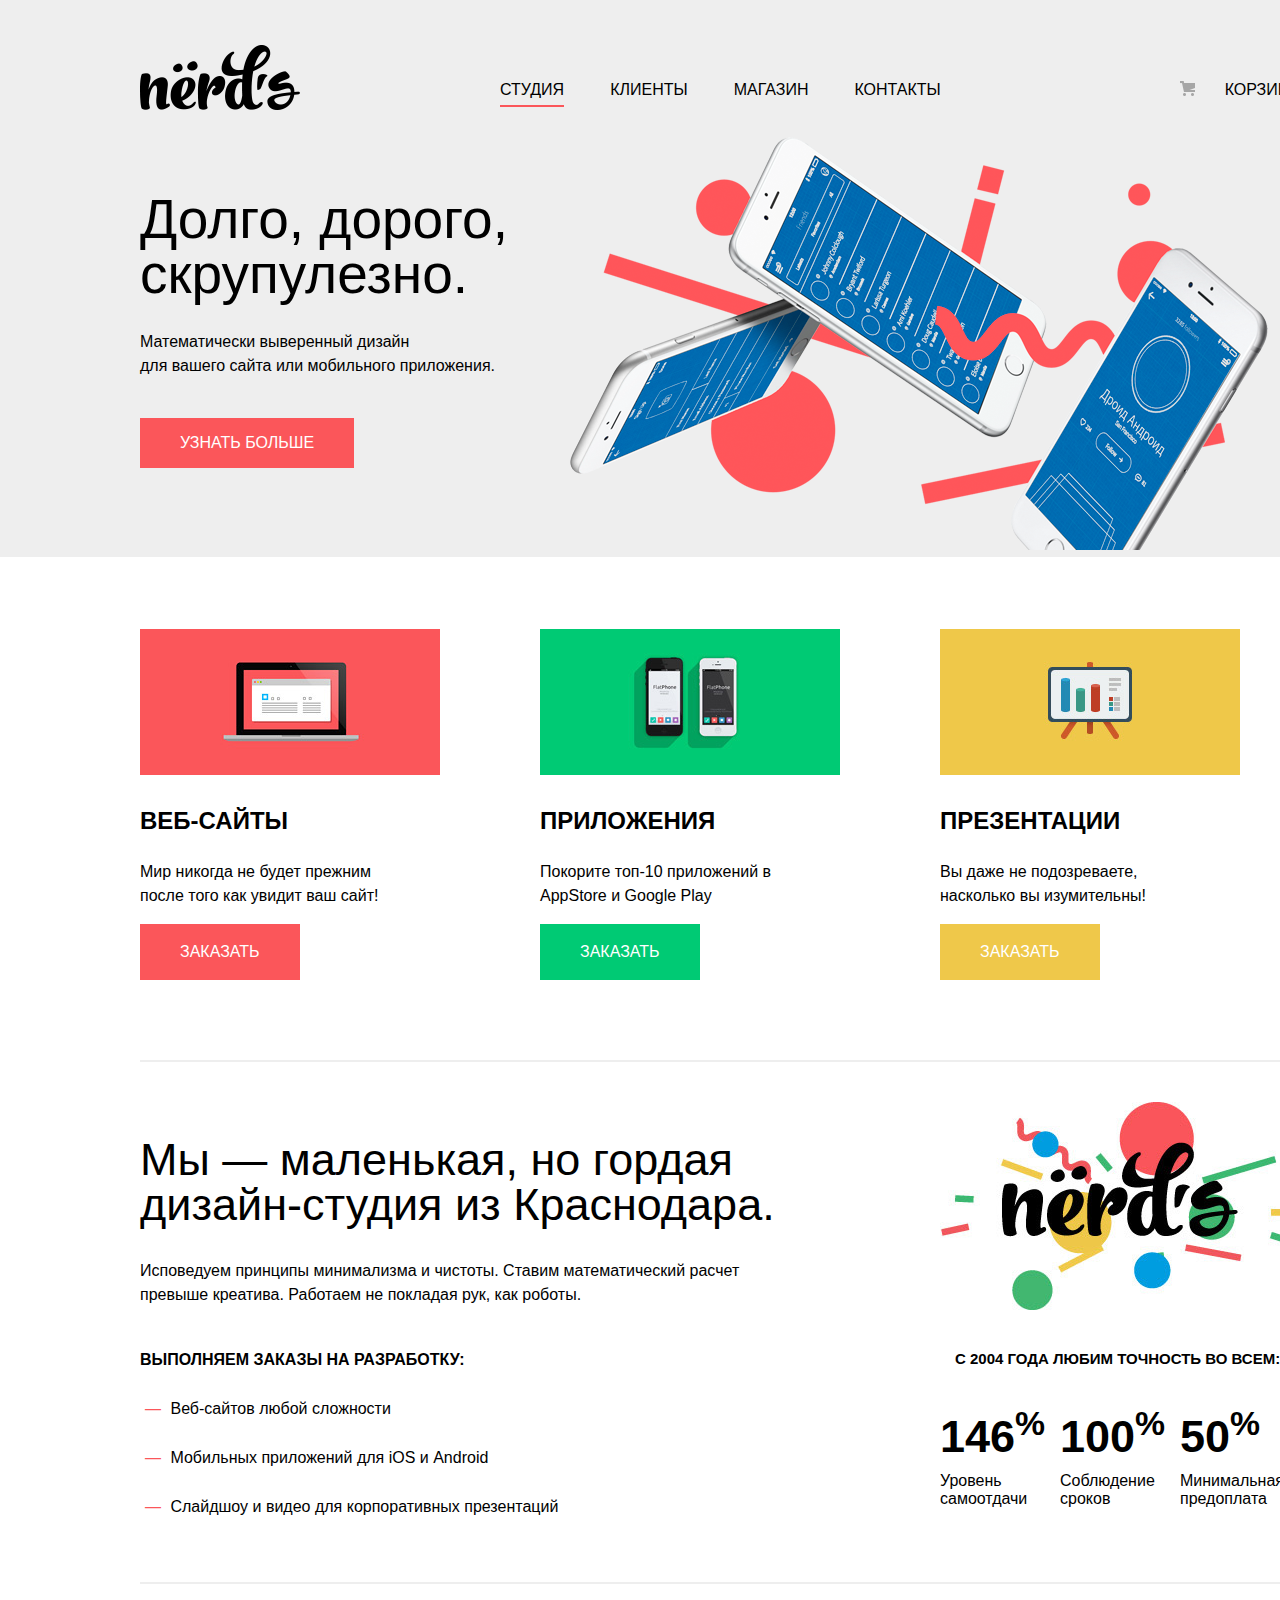
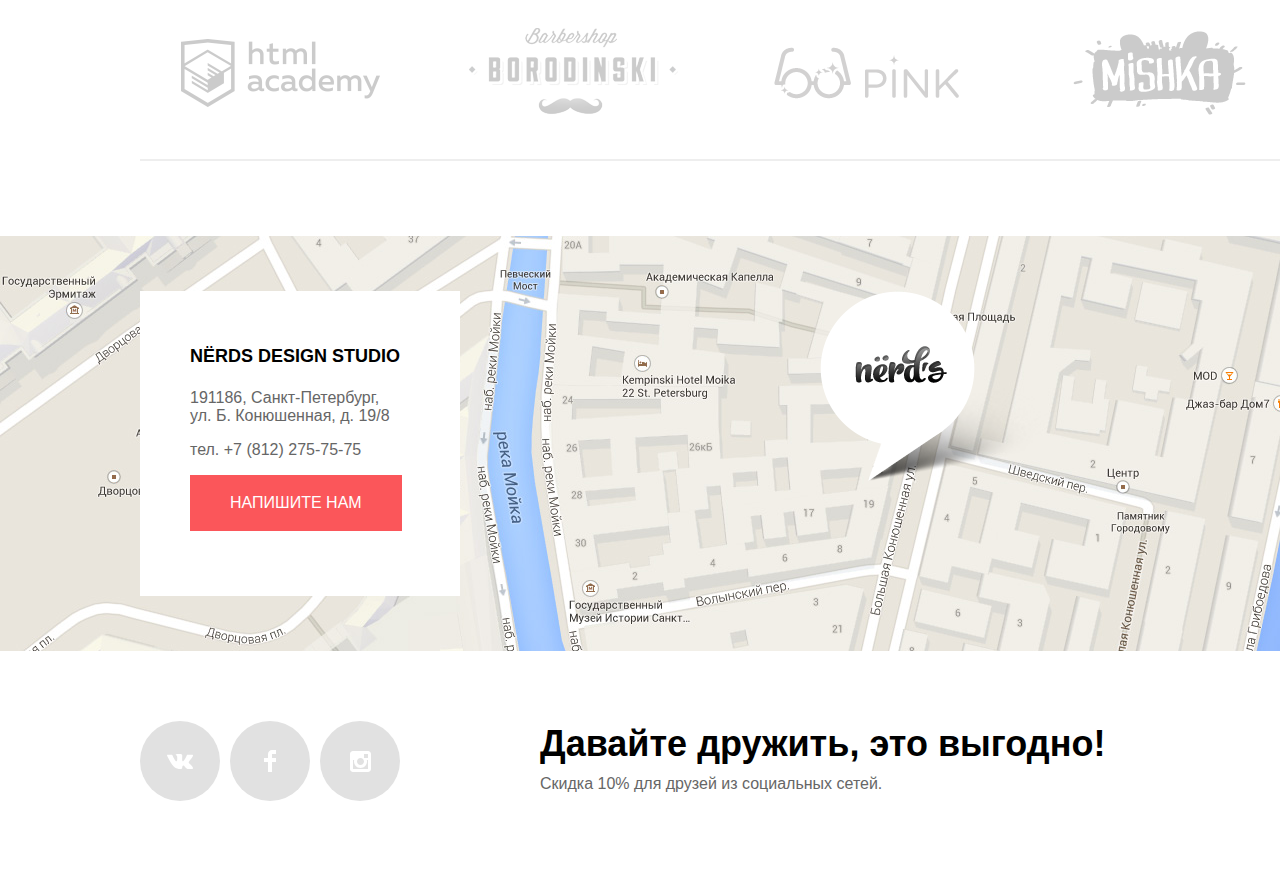
<file: index.html>
<!DOCTYPE html>
<html lang="en">
    <head>
        <meta charset="UTF-8">
        <title>Nerds</title>
        <link href="https://fonts.googleapis.com/css?family=Roboto:400,500,700&amp;subset=cyrillic" rel="stylesheet">
        <link href="css/normalize.css" rel="stylesheet">
        <link href="css/css.css" rel="stylesheet">
        <title>Nerds</title>
       <!--<link href="css/box-shadow.css" rel="stylesheet">-->
    </head>
    <body>
        <header class="main-header studio">
            <nav class="main-navigation">
                <div class="container">
                    <a class="main-header-logo">
                        <img src="img/nerds-logo.png" width="160" height="65" alt ="Логотип Nerds">
                    </a>
                    <ul class="site-navigation">
                        <li><a href="#" class="active-link">Студия</a> </li>
                        <li><a href="#">Клиенты</a> </li>
                        <li><a href="catalog.html">Магазин</a> </li>
                        <li><a href="#">Контакты</a> </li>
                    </ul>
                    <ul class="user-navigation">
                        <li>
                            <a class="cart-link" href="#">Корзина</a>
                        </li>
                    </ul>
                </div>
            </nav>

            <section class="slider">
                <h2 class="visually-hidden">Слайдер</h2>
                <div class="slider-page">
                    <div class="slider-text-block">
                        <p class="slider-losung">Долго, дорого, скрупулезно.</p>
                        <p class="slider-text">
                            Математически выверенный дизайн<br>
                            для вашего сайта или мобильного приложения.
                        </p>
                        <a class="button red-button slider-button" href="#">узнать больше</a>
                    </div>
                    <div class="slider-img img-container">
                        <img src="img/slide-image-1.png" width="698" height="413" alt="Картинка в шапке">
                    </div>

                </div>
            </section>
        </header>

        <main class="container">
            <h1 class="visually-hidden">Nerds</h1>

            <section class="services">
                <!--<h2 class="visually-hidden">Услуги</h2>-->
                <ul class="services-list">
                    <li class="services-item">
                        <img src="img/service-1.jpg" width="300" height="146" alt ="Услуга создания сайта">
                        <h3>Веб-сайты</h3>
                        <p>
                            Мир никогда не будет прежним<br>
                            после того как увидит ваш сайт!
                        </p>
                        <a class="button services-button red-button" href="#">Заказать</a>
                    </li>
                    <li class="services-item">
                        <img src="img/service-2.jpg" width="300" height="146" alt ="Услуга создания прилодения">
                        <h3>Приложения</h3>
                        <p>
                            Покорите топ-10 приложений в<br>
                            AppStore и Google Play
                        </p>
                        <a class="button services-button green-button" href="#">Заказать</a>
                    </li>
                    <li class="services-item">
                        <img src="img/service-3.jpg" width="300" height="146" alt ="Услуга создания презентациями">
                        <h3>Презентации</h3>
                        <p>
                            Вы даже не подозреваете,<br>
                            насколько вы изумительны!
                        </p>
                        <a class="button services-button yellow-button" href="#">Заказать</a>
                    </li>
                </ul>
            </section>

            <div class="hr-block">
                <hr>
            </div>

            <div class="info-block">
                <section class="cut-away">
                    <h2 class="visually-hidden">Визитка</h2>
                    <p class="cut-away-losung">
                        Мы — маленькая, но гордая<br>
                        дизайн-студия из Краснодара.<br>
                    </p>
                    <p class="cut-away-text">
                        Исповедуем принципы минимализма и чистоты. Ставим математический расчет<br>
                        превыше креатива. Работаем не покладая рук, как роботы.
                    </p>
                    <p class="list-legend">Выполняем заказы на разработку:</p>
                    <ul class="cut-away-list">
                        <li class="cut-away-item">Веб-сайтов любой сложности</li>
                        <li class="cut-away-item">Мобильных приложений для iOS и Android</li>
                        <li class="cut-away-item">Слайдшоу и видео для корпоративных презентаций</li>
                    </ul>
                </section>

                <section class="company-statistic">
                   <!-- <h2 class="visually-hidden">Статистика компании</h2>-->
                    <div class="company-statistic-img img-container">
                        <img src="img/nerds-illustration.jpg" width="360" height="208" alt ="Логотип Nerds">
                    </div>

                    <b>с 2004 года Любим точность во всем:</b>
                    <ul class="company-statistic-list">
                        <li class="company-statistic-item">
                            <p class="company-statistic-percent">146<sup>%</sup></p>
                            <p class="company-statistic-text">
                                Уровень<br>
                                самоотдачи
                            </p>
                        </li>
                        <li class="company-statistic-item">
                            <p class="company-statistic-percent">100<sup>%</sup></p>
                            <p class="company-statistic-text">
                                Соблюдение<br>
                                сроков
                            </p>
                        </li>
                        <li class="company-statistic-item">
                            <p class="company-statistic-percent">50<sup>%</sup></p>
                            <p class="company-statistic-text">
                                Минимальная<br>
                                предоплата
                            </p>
                        </li>
                    </ul>
                </section>
            </div>

            <div class="hr-block">
                <hr>
            </div>

            <section class="logotypes">
                <h2 class="visually-hidden">Логотипы партнеров</h2>
                <ul class="logotypes-list">
                    <li class="logotypes-item">
                      <p class="img-container"><img src="img/partner-logo-1.png" width="199" height="68" alt="логотип html academy"></p>
                    </li>
                    <li class="logotypes-item">
                        <p><img src="img/partner-logo-2.png" width="209" height="90" alt="логотип borodinski"></p>
                    </li>
                    <li class="logotypes-item">
                        <p class="img-container"><img src="img/partner-logo-3.png" width="185" height="52" alt="логотип pink"></p>
                    </li>
                    <li class="logotypes-item">
                        <p class="img-container"><img src="img/partner-logo-4.png" width="173" height="84" alt="логотип mishka"></p>
                    </li>
                </ul>
            </section>

            <div class="hr-block">
                <hr>
            </div>
        </main>

        <footer class="main-footer">

            <section class="contact">
                <div class="contact-block">
                    <h2 class="visually-hidden">Контактная информация</h2>
                    <div class ="adress-block">
                        <div class="adress-content">
                            <h3>NЁRDS DESIGN STUDIO</h3>
                            <p>
                                191186, Санкт-Петербург,<br>
                                ул. Б. Конюшенная, д. 19/8
                            <p>
                            <p>тел. +7 (812) 275-75-75</p>
                            <a href="#" class="button red-button contact-buton">Напишите нам</a>
                        </div>
                    </div>
                    <div class="map-block">
                        <img src="img/map-marker.png" width="231" height="190" alt="маркер">
                    </div>
                </div>
            </section>

            <section class="social">
                <h2 class="visually-hidden">Ссылки на сети</h2>
                <ul class="social-list">
                    <li>
                        <a class ="social-button" href="#">
                            <span class="visually-hidden">Вконтакте</span>

                            <svg xmlns="http://www.w3.org/2000/svg" width="26px" height="15px" viewBox="0 0 26 15">
                                <path fill="#FFFFFF" d="M16.138,11.51c0.956-0.309,2.18,2.04,3.483,2.939c0.978,0.681,1.727,0.534,1.727,0.534l3.473-0.05
                                    c0,0,1.815-0.112,0.957-1.554c-0.071-0.12-0.503-1.069-2.585-3.022c-2.177-2.043-1.882-1.712,0.739-5.244
                                    c1.597-2.153,2.236-3.468,2.036-4.028c-0.192-0.539-1.365-0.399-1.365-0.399L20.69,0.713c-0.381,0.001-0.704,0.119-0.851,0.515
                                    c-0.003,0.004-0.621,1.666-1.445,3.079c-1.741,2.989-2.436,3.148-2.724,2.961c-0.661-0.433-0.494-1.737-0.494-2.664
                                    c0-2.897,0.432-4.105-0.846-4.417c-0.427-0.104-0.739-0.172-1.828-0.182c-1.392-0.021-2.574,0-3.244,0.329
                                    c-0.445,0.223-0.786,0.712-0.579,0.74c0.26,0.035,0.843,0.16,1.155,0.586c0.401,0.552,0.389,1.789,0.389,1.789
                                    s0.229,3.411-0.54,3.834c-0.528,0.29-1.25-0.302-2.803-3.016C6.087,2.879,5.488,1.345,5.488,1.345S5.372,1.06,5.162,0.904
                                    C4.912,0.719,4.562,0.66,4.562,0.66L0.848,0.684c0,0-0.558,0.016-0.763,0.262C-0.097,1.164,0.07,1.614,0.07,1.614
                                    s2.909,6.881,6.203,10.347c3.02,3.182,6.452,2.971,6.452,2.971h1.555c0,0,0.469-0.054,0.709-0.312
                                    c0.224-0.24,0.214-0.691,0.214-0.691S15.172,11.82,16.138,11.51z"/>
                            </svg>
                        </a>
                    </li>
                    <li>
                        <a class ="social-button" href="#">
                            <span class="visually-hidden">Фейсбук</span>
                            <svg version="1.1" id="Layer_2" xmlns="http://www.w3.org/2000/svg" width="12px" height="22px" viewBox="0 0 12 22">
                                <path fill="#FFFFFF" d="M12,4V0H8C5.791,0,4,1.791,4,4v4H0v4h4v10h4V12h4V8H8V4H12z"/>
                            </svg>
                        </a>
                    </li>
                    <li>
                        <a class ="social-button" href="#">
                            <span class="visually-hidden">Инстаграм</span>
                            <svg xmlns="http://www.w3.org/2000/svg"  width="21px" height="21px" viewBox="0 0 21 21">
                                <path fill="#FFFFFF" d="M18,0H3C1.35,0,0,1.35,0,3v15c0,1.65,1.35,3,3,3h15c1.65,0,3-1.35,3-3V3C21,1.35,19.65,0,18,0z M10.5,7
                                    c1.93,0,3.5,1.57,3.5,3.5S12.43,14,10.5,14S7,12.43,7,10.5S8.57,7,10.5,7z M18,18H3V9h1.181C4.067,9.482,4,9.983,4,10.5
                                    c0,3.59,2.91,6.5,6.5,6.5s6.5-2.91,6.5-6.5c0-0.517-0.066-1.018-0.181-1.5H18V18z M18,7h-4V3h4V7z"/>
                            </svg>
                        </a>
                    </li>
                </ul>
                <div class="footer-text">
                    <b>Давайте дружить, это выгодно!</b>
                    <p>Скидка 10% для друзей из социальных сетей.</p>
                </div>
            </section>
        </footer>

    </body>
</html>
</file>
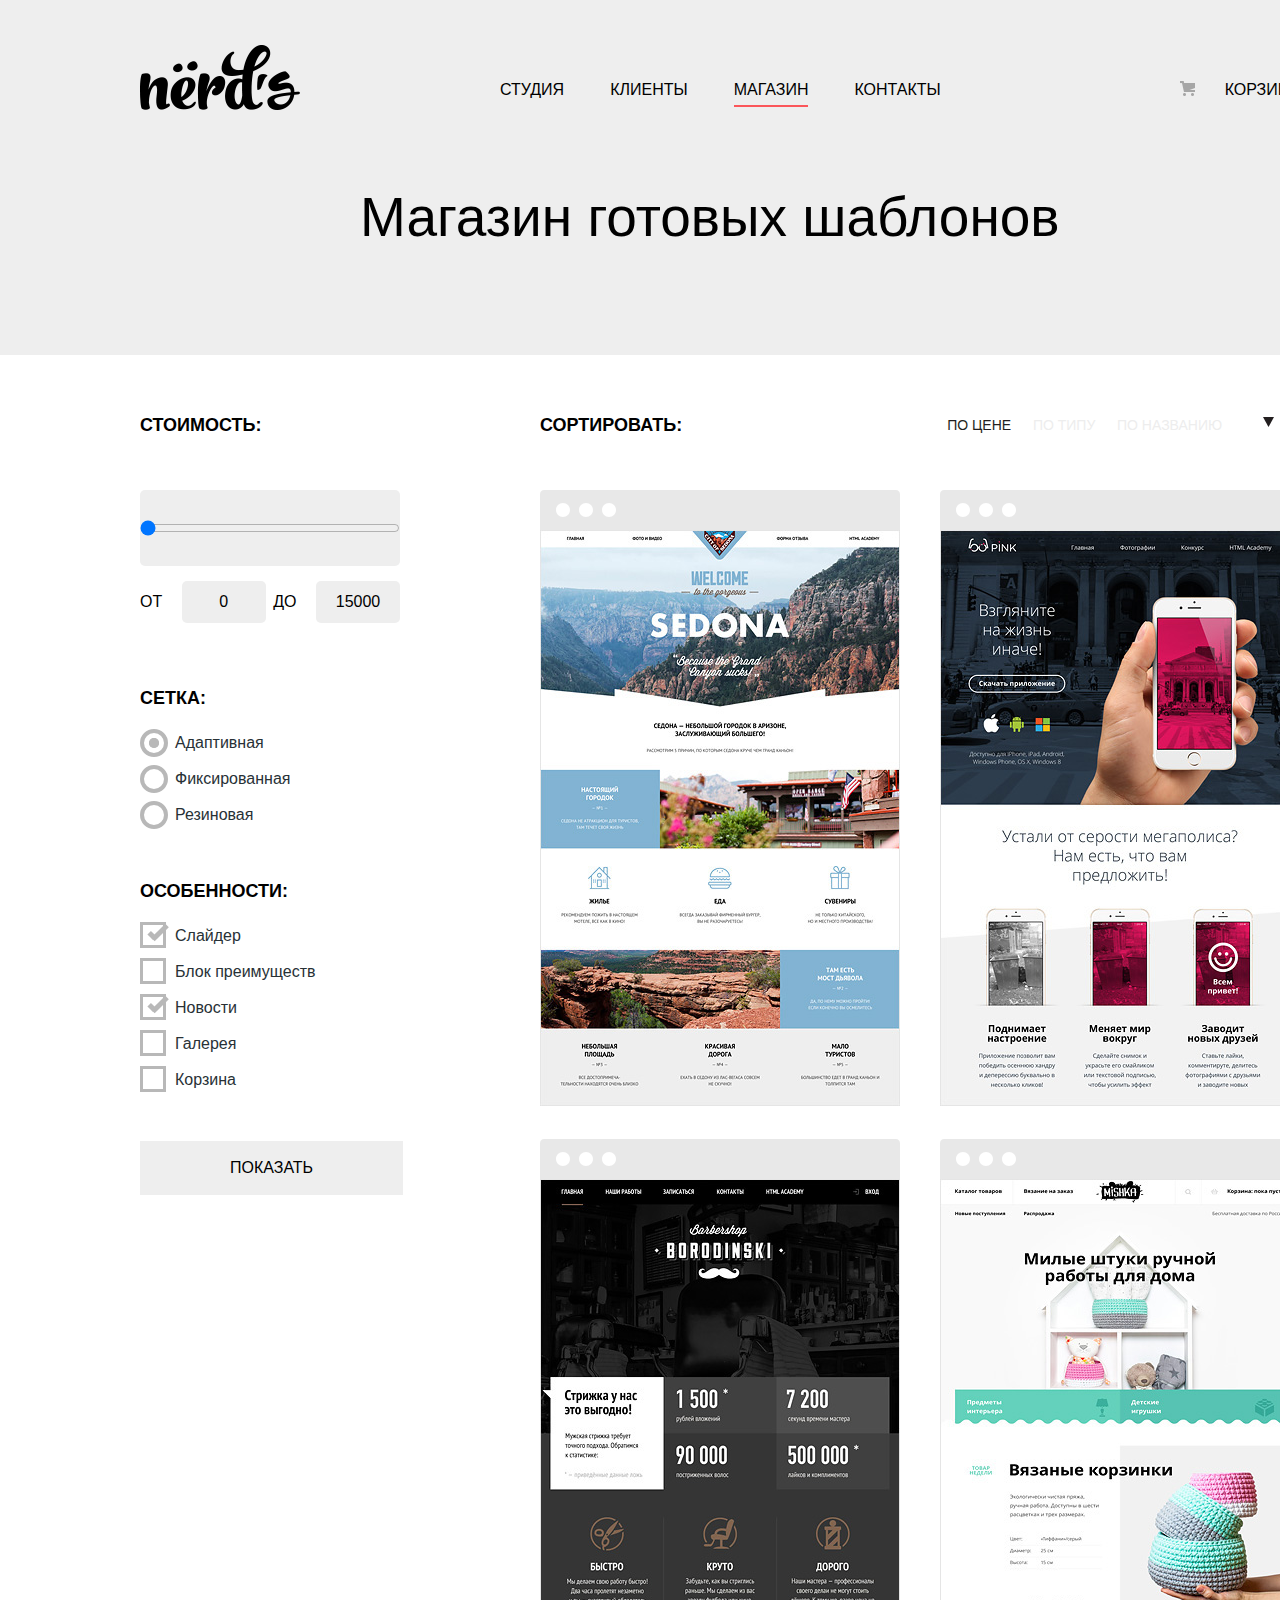
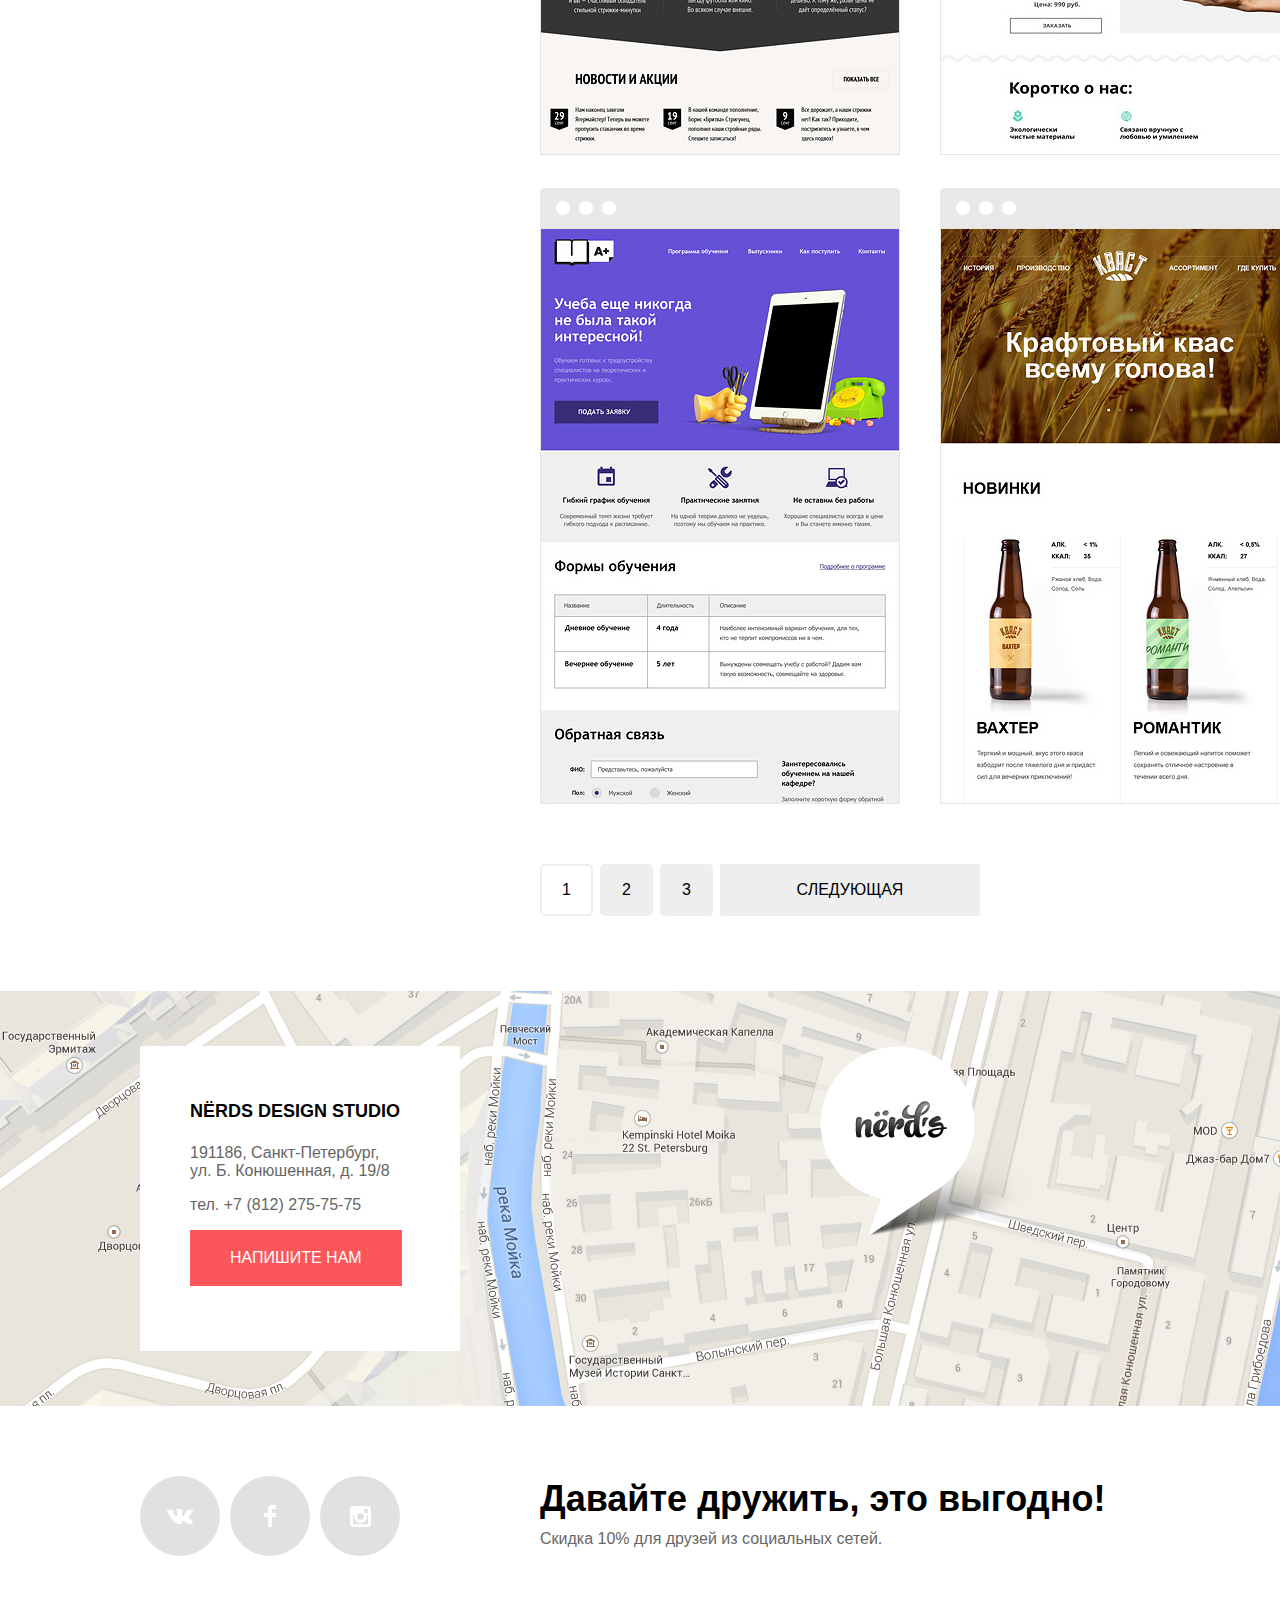
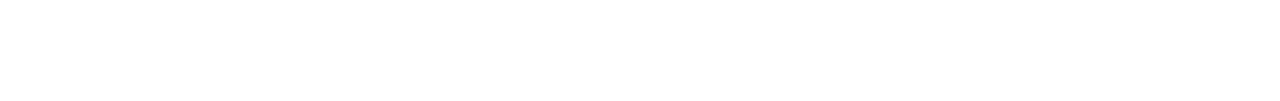
<file: catalog.html>
<!DOCTYPE html>
<html lang="en">
<head>
    <meta charset="UTF-8">
    <title>catalog</title>
    <link href="https://fonts.googleapis.com/css?family=Roboto:400,500,700&amp;subset=cyrillic" rel="stylesheet">
    <link href="css/normalize.css" rel="stylesheet">
    <link href="css/css.css" rel="stylesheet">
    <link href="css/catalog.css" rel="stylesheet">
    <title>Catalog</title>
</head>
    <body class="page-2">
        <header class="main-header">
            <nav class="main-navigation">
                <div class="container">
                    <a class="main-header-logo">
                        <img src="img/nerds-logo.png" width="160" height="65" alt ="Логотип Nerds">
                    </a>
                    <ul class="site-navigation">
                        <li><a href="index.html" >Студия</a> </li>
                        <li><a href="#">Клиенты</a> </li>
                        <li><a href="catalog.html" class="active-link">Магазин</a> </li>
                        <li><a href="#">Контакты</a> </li>
                    </ul>
                    <ul class="user-navigation">
                        <li>
                            <a class="cart-link" href="#">Корзина</a>
                        </li>
                    </ul>
                </div>
            </nav>

            <section class="second-header">
                <h2>Магазин готовых шаблонов</h2>
            </section>
        </header>

        <main class="container content">
            <h1 class="visually-hidden">Nerds</h1>

            <div class="filters-block">
                <section class="filters">
                <h2 class="visually-hidden">Фильтр товаров</h2>
                <form class="filters-form" action="#" method="get">
                    <fieldset class="fieldset-cost">
                        <legend>стоимость:</legend>
                        <div class = "filters-range-block">
                            <label  for="filters-range" class="visually-hidden" >стоимость</label>
                            <input id="filters-range" class="filters-range" type="range" name="cost" min="0" max="15000" value="0">
                        </div>

                        <div class="diapazon">
                            <p class="lower-cost">
                                <label class="filters-label" for="lower-cost">от</label>
                                <input class="filters-cost" id="lower-cost" type="text" name="lower-cost" value="0">
                            </p>
                           <p class="upper-cost">
                               <label class="filters-label" for="upper-cost">до</label>
                               <input class="filters-cost" id="upper-cost" type="text" name="upper-cost" value="15000">
                           </p>
                        </div>
                    </fieldset>

                    <fieldset class="fieldset-net">
                        <legend>сетка:</legend>
                        <ul class="filters-list">
                            <li class="filters-options">
                                <label class="filters-radio">
                                    <input class="visually-hidden filters-input filters-input-radio" type="radio" checked="checked" name="filters-net">
                                    <span class="radio-indicator"></span>
                                    Адаптивная
                                </label>
                            </li>
                            <li class="filters-options">
                                <label class="filters-radio">
                                <input class="visually-hidden filters-input filters-input-radio" type="radio" name="filters-net">
                                    <span class="radio-indicator"></span>
                                Фиксированная
                                </label>
                            </li>
                            <li class="filters-options">
                                <label class="filters-radio">
                                    <input class="visually-hidden filters-input filters-input-radio" type="radio" name="filters-net">
                                    <span class="radio-indicator"></span>
                                    Резиновая
                                </label>
                            </li>
                        </ul>
                    </fieldset>

                    <fieldset class="fieldset-options">
                        <legend>особенности:</legend>
                        <ul class="filters-list">
                            <li class="filters-options">
                                <label class="filters-checkbox">
                                    <input id="slaidr" class="visually-hidden filters-input filters-input-checkboxes" type="checkbox" name="filters-characters" checked="checked">
                                    <span class="checkbox-indicator"></span>
                                    Слайдер
                                </label>
                            </li>
                            <li class="filters-options">
                                <label class="filters-checkbox">
                                    <input id="advantage" class="visually-hidden filters-input filters-input-checkboxes" type="checkbox" name="filters-characters">
                                    <span class="checkbox-indicator"></span>
                                    Блок преимуществ
                                </label>
                            </li>
                            <li class="filters-options">
                                <label class="filters-checkbox">
                                    <input id="news" class="visually-hidden filters-input filters-input-checkboxes" type="checkbox" name="filters-characters" checked="checked">
                                    <span class="checkbox-indicator"></span>
                                     Новости
                                </label>
                            </li>
                            <li class="filters-options">
                                <label class="filters-checkbox">
                                    <input id="gallery" class="visually-hidden filters-input filters-input-checkboxes" type="checkbox" name="filters-characters">
                                    <span class="checkbox-indicator"></span>
                                    Галерея
                                </label>
                            </li>
                            <li class="filters-options">
                                <label class="filters-checkbox">
                                    <input id="cart" class="visually-hidden filters-input filters-input-checkboxes" type="checkbox" name="filters-characters">
                                    <span class="checkbox-indicator"></span>
                                    Корзина
                                </label>
                            </li>
                        </ul>
                    </fieldset>
                    <button class="button button-gray" type="button">показать</button>
                </form>
            </section>
            </div>
            <div class="content-block">
                <section class="sort">
                    <h2>Сортировать:</h2>
                    <ul class="sort-list">
                        <li class="sort-item "><p><a href="#" class="sort-link active-sort">По цене</a></p></li>
                        <li class="sort-item"><a href="#" class="sort-link">По типу</a></li>
                        <li class="sort-item"><a href="#" class="sort-link">По названию</a></li>

                    </ul>
                    <ul class="sort-indicator">
                        <li class="sort-down" >
                            <a href="#" class="active-indicator">
                                <svg version="1.1" id="Layer_1" xmlns="http://www.w3.org/2000/svg"
                                     width="11px" height="10px" viewBox="0 0 11 10" enable-background="new 0 0 11 10" xml:space="preserve">
                                    <polyline fill="#231F20" points="5.5,10 0,0 11,0 "/>
                                </svg>
                            </a>
                        </li>
                        <li class="sort-up">
                            <a href="#" >
                            <svg version="1.1" id="Layer_1" xmlns="http://www.w3.org/2000/svg"
                                 width="11px" height="10px" viewBox="0 0 11 10" enable-background="new 0 0 11 10" xml:space="preserve">
                                    <polygon fill="#231F20" points="5.5,0 0,10 11,10 "/>
                                </svg>
                            </a>
                        </li>
                    </ul>
                </section>

                <section class="catalog">
                    <h2 class="visually-hidden">каталог товаров</h2>
                    <ul class="catalog-list">
                        <li class="catalog-item">
                            <div class="item-header">
                                <svg version="1.1" id="Layer_1" xmlns="http://www.w3.org/2000/svg"
                                     width="360px" height="40px" viewBox="0 0 360 40">
                                    <path fill="#4D4D4D" d="M356,0H4C1.8,0,0,1.8,0,4v16v20h360V4C360,1.8,358.2,0,356,0z M22.991,27c-3.866,0-7-3.134-7-7s3.134-7,7-7
                                    s7,3.134,7,7S26.857,27,22.991,27z M46.002,27c-3.866,0-7-3.134-7-7s3.134-7,7-7s7,3.134,7,7S49.868,27,46.002,27z M69.013,27
                                    c-3.866,0-7-3.134-7-7s3.134-7,7-7s7,3.134,7,7S72.879,27,69.013,27z"/>
                                </svg>
                            </div>

                            <div class="item-img">
                                <img src="img/product-1.jpg" width="360" height="576" alt="sedona">
                                <div class="product-info-block">
                                    <h3>sedona</h3>
                                    <p>
                                        Информационный сайт<br>
                                        для туристов
                                    </p>
                                    <a class="button buy-button" href="#">9 900 руб</a>
                                </div>
                            </div>

                        </li>
                        <li class="catalog-item">

                            <div class="item-header">
                                <svg version="1.1" id="Layer_1" xmlns="http://www.w3.org/2000/svg"
                                     width="360px" height="40px" viewBox="0 0 360 40">
                                    <path fill="#4D4D4D" d="M356,0H4C1.8,0,0,1.8,0,4v16v20h360V4C360,1.8,358.2,0,356,0z M22.991,27c-3.866,0-7-3.134-7-7s3.134-7,7-7
                                    s7,3.134,7,7S26.857,27,22.991,27z M46.002,27c-3.866,0-7-3.134-7-7s3.134-7,7-7s7,3.134,7,7S49.868,27,46.002,27z M69.013,27
                                    c-3.866,0-7-3.134-7-7s3.134-7,7-7s7,3.134,7,7S72.879,27,69.013,27z"/>
                                </svg>
                            </div>

                            <div class="item-img">
                                <img src="img/product-2.jpg" width="360" height="576" alt="pink app">
                                <div class="product-info-block">
                                    <h3>pink app</h3>
                                    <p>
                                        Продуктовый лендинг<br>
                                        приложения для iOS и Android
                                    </p>
                                    <a class="button buy-button" href="#">9 900 руб</a>
                                </div>
                            </div>

                        </li>
                        <li class="catalog-item">
                            <div class="item-header">
                                <svg version="1.1" id="Layer_1" xmlns="http://www.w3.org/2000/svg"
                                     width="360px" height="40px" viewBox="0 0 360 40">
                                    <path fill="#4D4D4D" d="M356,0H4C1.8,0,0,1.8,0,4v16v20h360V4C360,1.8,358.2,0,356,0z M22.991,27c-3.866,0-7-3.134-7-7s3.134-7,7-7
                                    s7,3.134,7,7S26.857,27,22.991,27z M46.002,27c-3.866,0-7-3.134-7-7s3.134-7,7-7s7,3.134,7,7S49.868,27,46.002,27z M69.013,27
                                    c-3.866,0-7-3.134-7-7s3.134-7,7-7s7,3.134,7,7S72.879,27,69.013,27z"/>
                                </svg>
                            </div>

                            <div class="item-img">
                                <img src="img/product-3.jpg" width="360" height="576" alt="barbershop hover">
                                <div class="product-info-block">
                                    <h3>barbershop</h3>
                                    <p>
                                        Сайт салоны красоты.<br>
                                        Для мужчин, да.
                                    </p>
                                    <a class="button buy-button" href="#">9 900 руб</a>
                                </div>
                            </div>
                        </li>
                        <li class="catalog-item">
                            <div class="item-header">
                                <svg version="1.1" id="Layer_1" xmlns="http://www.w3.org/2000/svg"
                                     width="360px" height="40px" viewBox="0 0 360 40">
                                    <path fill="#4D4D4D" d="M356,0H4C1.8,0,0,1.8,0,4v16v20h360V4C360,1.8,358.2,0,356,0z M22.991,27c-3.866,0-7-3.134-7-7s3.134-7,7-7
                                    s7,3.134,7,7S26.857,27,22.991,27z M46.002,27c-3.866,0-7-3.134-7-7s3.134-7,7-7s7,3.134,7,7S49.868,27,46.002,27z M69.013,27
                                    c-3.866,0-7-3.134-7-7s3.134-7,7-7s7,3.134,7,7S72.879,27,69.013,27z"/>
                                </svg>
                            </div>

                            <div class="item-img">
                                <img src="img/product-4.jpg" width="360" height="576" alt="miska hover">
                                <div class="product-info-block">
                                    <h3>miska</h3>
                                    <p>
                                        Интернет-магазин<br>
                                        вязаных игрушек
                                    </p>
                                    <a class="button buy-button" href="#">9 900 руб</a>
                                </div>
                            </div>
                        </li>
                        <li class="catalog-item">
                            <div class="item-header">
                                <svg version="1.1" id="Layer_1" xmlns="http://www.w3.org/2000/svg"
                                     width="360px" height="40px" viewBox="0 0 360 40">
                                    <path fill="#4D4D4D" d="M356,0H4C1.8,0,0,1.8,0,4v16v20h360V4C360,1.8,358.2,0,356,0z M22.991,27c-3.866,0-7-3.134-7-7s3.134-7,7-7
                                    s7,3.134,7,7S26.857,27,22.991,27z M46.002,27c-3.866,0-7-3.134-7-7s3.134-7,7-7s7,3.134,7,7S49.868,27,46.002,27z M69.013,27
                                    c-3.866,0-7-3.134-7-7s3.134-7,7-7s7,3.134,7,7S72.879,27,69.013,27z"/>
                                </svg>
                            </div>

                            <div class="item-img">
                                <img src="img/product-5.jpg" width="360" height="576" alt="a plus hover">
                                <div class="product-info-block">
                                    <h3>a plus</h3>
                                    <p>
                                        Лендинг курсов повышения<br>
                                        квалификации
                                    </p>
                                    <a class="button buy-button" href="#">9 900 руб</a>
                                </div>
                            </div>
                        </li>
                        <li class="catalog-item">
                            <div class="item-header">
                                <svg version="1.1" id="Layer_1" xmlns="http://www.w3.org/2000/svg"
                                     width="360px" height="40px" viewBox="0 0 360 40">
                                    <path fill="#4D4D4D" d="M356,0H4C1.8,0,0,1.8,0,4v16v20h360V4C360,1.8,358.2,0,356,0z M22.991,27c-3.866,0-7-3.134-7-7s3.134-7,7-7
                                    s7,3.134,7,7S26.857,27,22.991,27z M46.002,27c-3.866,0-7-3.134-7-7s3.134-7,7-7s7,3.134,7,7S49.868,27,46.002,27z M69.013,27
                                    c-3.866,0-7-3.134-7-7s3.134-7,7-7s7,3.134,7,7S72.879,27,69.013,27z"/>
                                </svg>
                            </div>

                            <div class="item-img">
                                <img src="img/product-6.jpg" width="360" height="576" alt="kvast hover">
                                <div class="product-info-block">
                                    <h3>кваст</h3>
                                    <p>
                                        Промо-сайт производителя<br>
                                        крафтового кваса
                                    </p>
                                    <a class="button buy-button" href="#">9 900 руб</a>

                                </div>
                            </div>
                        </li>
                    </ul>

                    <ul class="pagination-list">
                        <li class="pagination-item active-page">
                            <a href="#">1</a>
                        </li>
                        <li class="pagination-item">
                            <a href="#">2</a>
                        </li>
                        <li class="pagination-item">
                            <a href="#">3</a>
                        </li>
                        <li class="pagination-item button-next">
                            <a href="#">Следующая</a>
                        </li>
                    </ul>
                </section>
            </div>


        </main>

        <footer class="main-footer">

            <section class="contact">
                <div class="contact-block">
                    <h2 class="visually-hidden">Контактная информация</h2>
                    <div class ="adress-block">
                        <div class="adress-content">
                            <h3>NЁRDS DESIGN STUDIO</h3>
                            <p>
                                191186, Санкт-Петербург,<br>
                                ул. Б. Конюшенная, д. 19/8
                            <p>
                            <p>тел. +7 (812) 275-75-75</p>
                            <a href="#" class="button red-button contact-button">Напишите нам</a>
                        </div>
                    </div>
                    <div class="map-block">
                        <img src="img/map-marker.png" width="231" height="190" alt="маркер">
                    </div>
                </div>
            </section>

            <section class="social">
                <h2 class="visually-hidden">Ссылки на сети</h2>
                <ul class="social-list">
                    <li>
                        <a class ="social-button" href="#">
                            <span class="visually-hidden">Вконтакте</span>

                            <svg xmlns="http://www.w3.org/2000/svg" width="26px" height="15px" viewBox="0 0 26 15">
                                <path fill="#FFFFFF" d="M16.138,11.51c0.956-0.309,2.18,2.04,3.483,2.939c0.978,0.681,1.727,0.534,1.727,0.534l3.473-0.05
                                    c0,0,1.815-0.112,0.957-1.554c-0.071-0.12-0.503-1.069-2.585-3.022c-2.177-2.043-1.882-1.712,0.739-5.244
                                    c1.597-2.153,2.236-3.468,2.036-4.028c-0.192-0.539-1.365-0.399-1.365-0.399L20.69,0.713c-0.381,0.001-0.704,0.119-0.851,0.515
                                    c-0.003,0.004-0.621,1.666-1.445,3.079c-1.741,2.989-2.436,3.148-2.724,2.961c-0.661-0.433-0.494-1.737-0.494-2.664
                                    c0-2.897,0.432-4.105-0.846-4.417c-0.427-0.104-0.739-0.172-1.828-0.182c-1.392-0.021-2.574,0-3.244,0.329
                                    c-0.445,0.223-0.786,0.712-0.579,0.74c0.26,0.035,0.843,0.16,1.155,0.586c0.401,0.552,0.389,1.789,0.389,1.789
                                    s0.229,3.411-0.54,3.834c-0.528,0.29-1.25-0.302-2.803-3.016C6.087,2.879,5.488,1.345,5.488,1.345S5.372,1.06,5.162,0.904
                                    C4.912,0.719,4.562,0.66,4.562,0.66L0.848,0.684c0,0-0.558,0.016-0.763,0.262C-0.097,1.164,0.07,1.614,0.07,1.614
                                    s2.909,6.881,6.203,10.347c3.02,3.182,6.452,2.971,6.452,2.971h1.555c0,0,0.469-0.054,0.709-0.312
                                    c0.224-0.24,0.214-0.691,0.214-0.691S15.172,11.82,16.138,11.51z"/>
                            </svg>
                        </a>
                    </li>
                    <li>
                        <a class ="social-button" href="#">
                            <span class="visually-hidden">Фейсбук</span>
                            <svg version="1.1" id="Layer_2" xmlns="http://www.w3.org/2000/svg" width="12px" height="22px" viewBox="0 0 12 22">
                                <path fill="#FFFFFF" d="M12,4V0H8C5.791,0,4,1.791,4,4v4H0v4h4v10h4V12h4V8H8V4H12z"/>
                            </svg>
                        </a>
                    </li>
                    <li>
                        <a class ="social-button" href="#">
                            <span class="visually-hidden">Инстаграм</span>
                            <svg xmlns="http://www.w3.org/2000/svg"  width="21px" height="21px" viewBox="0 0 21 21">
                                <path fill="#FFFFFF" d="M18,0H3C1.35,0,0,1.35,0,3v15c0,1.65,1.35,3,3,3h15c1.65,0,3-1.35,3-3V3C21,1.35,19.65,0,18,0z M10.5,7
                                    c1.93,0,3.5,1.57,3.5,3.5S12.43,14,10.5,14S7,12.43,7,10.5S8.57,7,10.5,7z M18,18H3V9h1.181C4.067,9.482,4,9.983,4,10.5
                                    c0,3.59,2.91,6.5,6.5,6.5s6.5-2.91,6.5-6.5c0-0.517-0.066-1.018-0.181-1.5H18V18z M18,7h-4V3h4V7z"/>
                            </svg>
                        </a>
                    </li>
                </ul>
                <div class="footer-text">
                    <b>Давайте дружить, это выгодно!</b>
                    <p>Скидка 10% для друзей из социальных сетей.</p>
                </div>
            </section>
        </footer>

        <section class="modal modal-write-form">
            <div class="text-section">
                <button class="modal-close" type="button">Закрыть</button>
                <h2>Напишите нам</h2>
                <form class="write-form" action="#" method="post">
                    <p class="writer-name">
                        <label>Ваше имя:</label>
                        <input class="writer-input-small" type="text" name="name" value="" placeholder="Имя Фамилия">
                    </p>
                    <p class ="writer-email">
                        <label> Ваш e-mail:</label>
                        <input class="writer-input-small" type="text" name="email" value="" placeholder="email@example.com">

                    </p>
                    <p class="writer-text">
                        <label>Текст письма:</label>
                        <input class="writer-input-big" type="text" name="write-text" value="" placeholder="В свободной форме">
                    </p>
                    <button class="button" type="submit">Отправить</button>
                </form>
            </div>
        </section>

        <script src="js/write-form.js"></script>
        <script src="js/range.js"></script>
    </body>
</html>
</file>
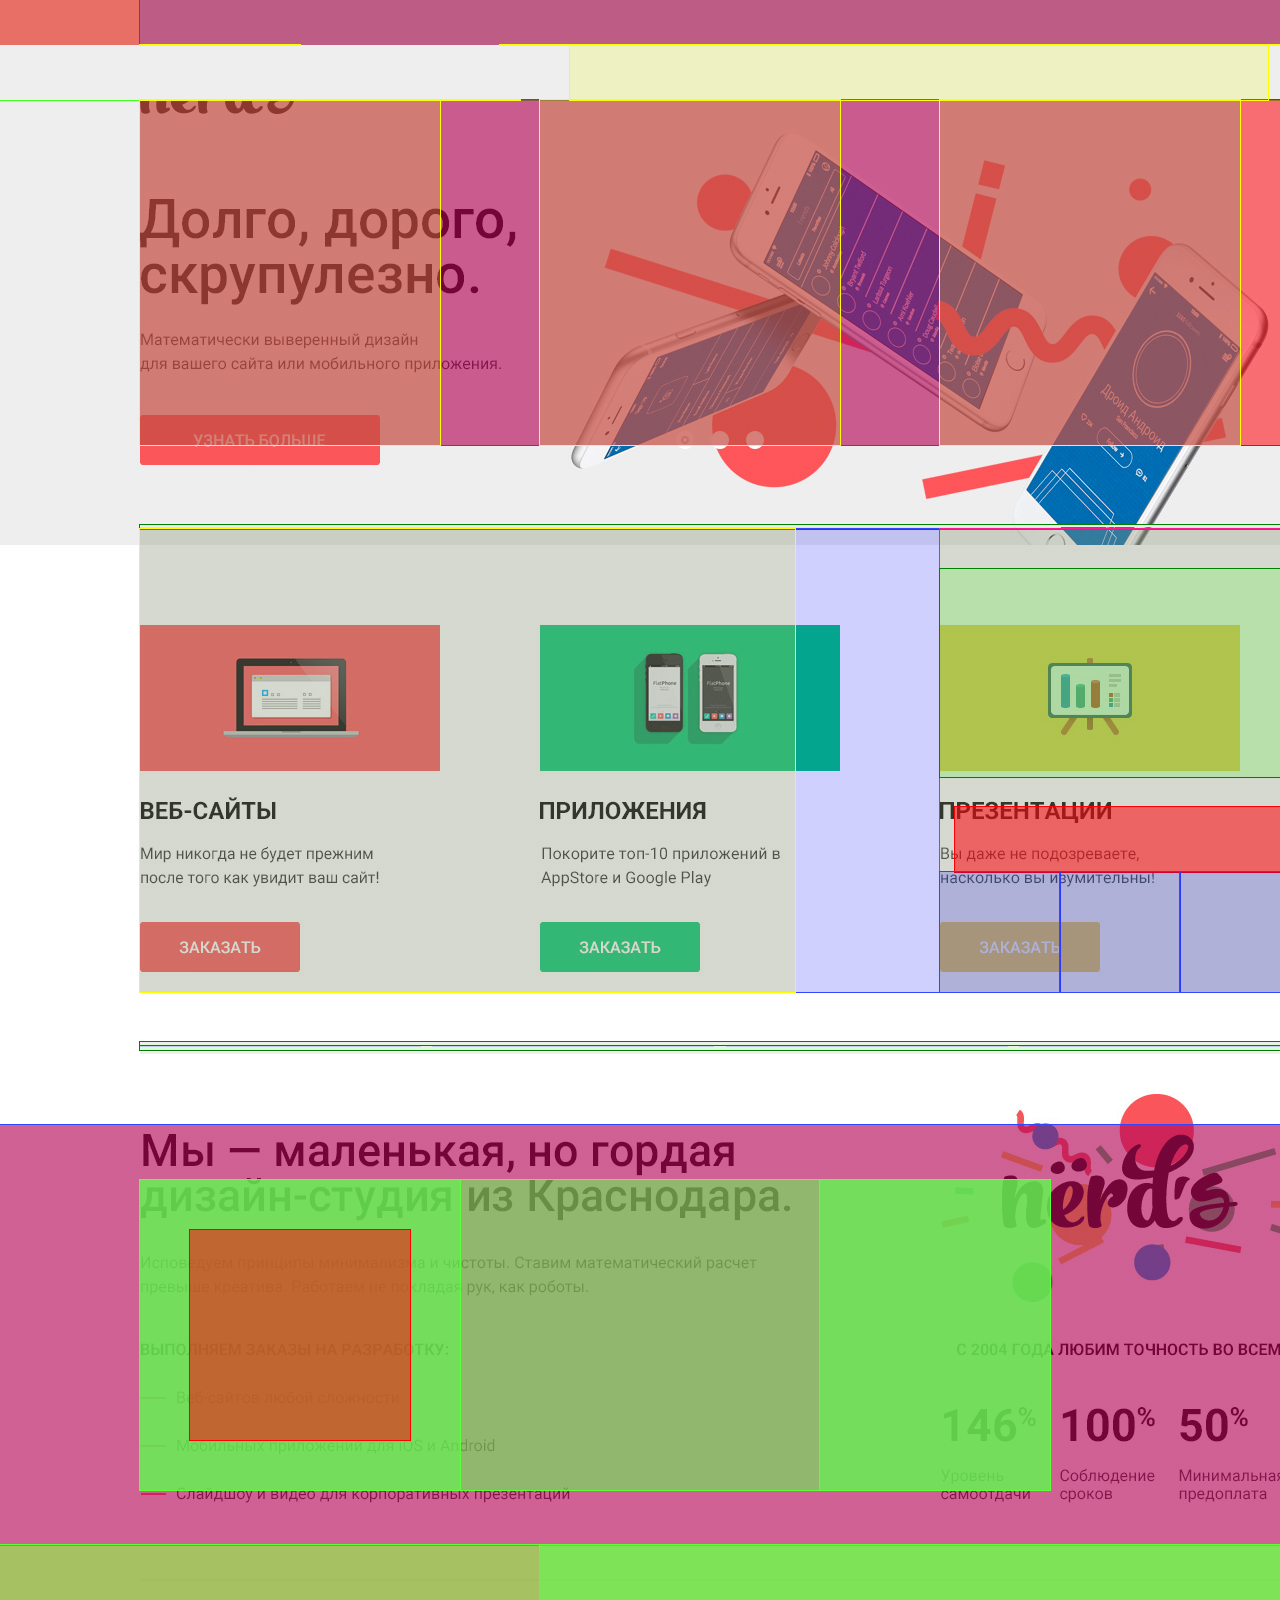
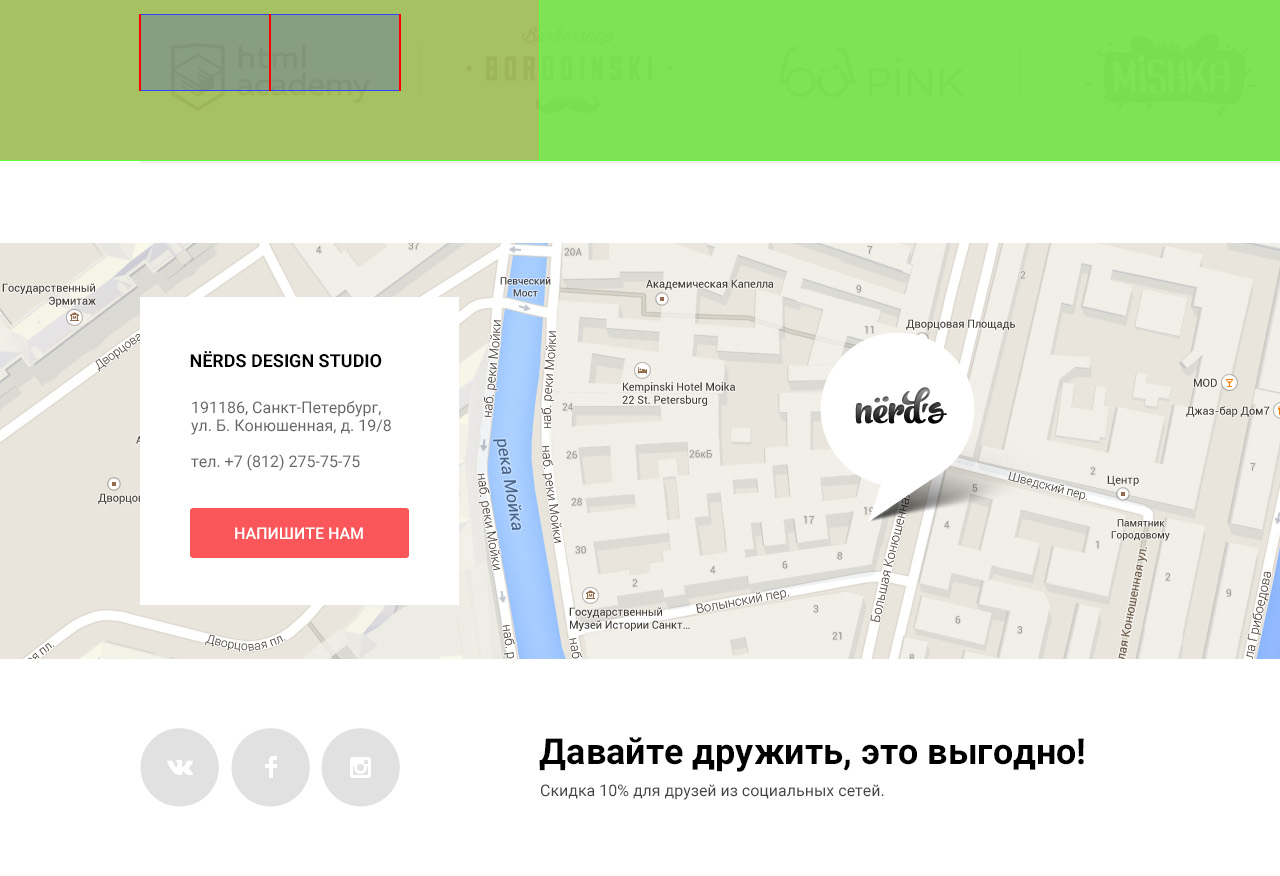
<file: index2.html>
<!DOCTYPE html>
<html lang="en">
<head>
    <meta charset="UTF-8">
    <title>Nerds</title>
    <link href="https://fonts.googleapis.com/css?family=Roboto:400,500,700&amp;subset=cyrillic" rel="stylesheet">
    <link href="css/normalize.css" rel="stylesheet">
    <link href="css/css.css" rel="stylesheet">
    <link href="css/box-shadow.css" rel="stylesheet">
</head>
    <body>
        <header class="main-header">
            <nav class="main-navigation">
                <div class="container">
                    <a class="main-header-logo">        </a>
                    <ul class="site-navigation">        </ul>
                    <ul class="user-navigation">        </ul>
                </div>
            </nav>

            <section class="slider">
                <div class="slider-page">
                    <div class="slider-text-block"></div>
                    <div class="slider-img img-container"></div>
                </div>
            </section>
        </header>

        <main class="container">

            <section class="services">
                <ul class="services-list">
                    <li class="services-item"> </li>
                    <li class="services-item"></li>
                    <li class="services-item"></li>
                </ul>
            </section>

            <div class="hr-block">
                <hr>
            </div>


            <div class="info-block">
                <section class="cut-away"></section>
                <section class="company-statistic">
                    <div class="company-statistic-img"></div>
                    <b></b>
                    <ul class="company-statistic-list">
                       <li class="company-statistic-item"> </li>
                        <li class="company-statistic-item"> </li>
                        <li class="company-statistic-item"></li>
                    </ul>
                </section>
            </div>

            <div class="hr-block">
                <hr>
            </div>

            <section class="logotypes">
                <ul class="logotypes-list">
                    <li></li>
                    <li></li>
                    <li></li>
                    <li></li>
                </ul>
            </section>

            <div class="hr-block">
                <hr>
            </div>
        </main>

        <footer class="main-footer">
            <section class="contact">
                <div class="contact-block">
                    <div class ="adress-block">
                        <div class="adress-content"></div>
                    </div>
                    <div class="map-block"></div>
                </div>
            </section>

            <section class="social">
                <ul class="social-list">
                    <li > </li>
                    <li> </li>
                    <li></li>
                </ul>
                <div class="footer-text"></div>
            </section>
        </footer>


    </body>
</html>
</file>
<file: css/css.css>
body,
html{
    min-width: 1440px;
    min-height: 2476px;
}

body {
    /*отступы*/
    margin: 0;
    padding: 0;

    /*text*/
    font-family: "Roboto Regular", Arial,sans-serif;
    font-size: 16px;
    line-height: 24px;
    font-weight: 400;
    color: #000000;

    /*background*/
    background-color: #ffffff;
}

a {
    text-decoration: none;
}

.img {
    max-width: 100%;
    height: auto;
}

@font-face {
    font-family: 'Myriad Pro Regular';
   /* src: url('MyriadPro-Regular.eot');
    src: url('MyriadPro-Regular.eot?#iefix') format('embedded-opentype'),
    url('MyriadPro-Regular.woff') format('woff'),
    url('MyriadPro-Regular.ttf') format('truetype');*/
    font-weight: normal;
    font-style: normal;
}

.hr-block hr{
    margin: 0;
    padding: 0;
    border: none; /* Убираем границу */
    background-color: #eeeeee; /* Цвет линии */
    height: 2px; /* Толщина линии */
}
.visually-hidden,
input[type="checkbox"].visually-hidden,
input[type="radio"].visually-hidden {

    position: absolute;
    width: 1px;
    height: 1px;
    margin: -1px;
    border: 0;
    padding: 0;
    clip: rect(0 0 0 0);
    overflow: hidden;
}

/*----------------------------- КНОПКИ -----------------------------*/

.button {
    display: inline-block;
    padding: 16px 40px;

    font: inherit;

    text-align: center;
    vertical-align: middle;
    text-transform: uppercase;

    color: #ffffff;
    background-color: #fb565a;
    border: none;

}

.red-button:hover,
.red-button:focus {
    background-color: #fb565a;
}

.red-button:hover,
.red-button:focus {
    background-color: #e74246;
}

.red-button:active{
    color: #e37376;
    background-color: #d7373b;
}

.green-button{
    background-color: #00ca74;
}

.green-button:hover,
.green-button:focus {
    background-color: #00bc6c;
}

.green-button:active{
    color: #4dc491;
    background-color: #00aa62;
}

.yellow-button{
    background-color: #efc84a;
}


.yellow-button:hover,
.yellow-button:focus {
    background-color: #eab534;
}

.yellow-button:active{
    color: #edc265;
    background-color: #e5a722;
}



/*----------------------------- HEADER -----------------------------*/
.main-header {
    width: 1440px;
    margin: 0 auto;
}

.studio{
    margin-bottom: 72px;
}

.main-navigation .container{
    display: flex;
    padding-top: 45px;
}

.container{
    width: 1160px;
    margin: 0 auto;
}

.main-header-logo{
    margin: 0;
    padding: 0;
    width: 160px;
}

.site-navigation {
    margin: 0;
    margin-left: auto;
    padding: 0;
    width:640px;

    display: flex;
    flex-wrap: wrap;
}

.main-navigation {
    font-family: "Roboto Medium", sans-serif;
    line-height: 30px;
    font-weight: 500;

    background-color: #eeeeee;
}

.user-navigation{
    margin: 0;
    padding: 0;
    width:160px;
    display: flex;
    flex-wrap: wrap;
}

.user-navigation li{
    margin-left: auto;
}

.user-navigation .cart-link {
    padding-left: 45px;

    margin-right: 0;
    position: relative;
    background-color: #eeeeee;
}

.cart-link::before{
    content: "";

    left: 0;
    top: 6px;

    position: absolute;
    width: 15px;
    height: 15px;


    background-image: url("../img/cart-icon.png");
    background-repeat: no-repeat;
    background-position: 0 0;
}

.site-navigation,
.user-navigation{
    list-style: none;
}

.site-navigation a,
.user-navigation a{
    color: #000000;
    display: block;
    margin: 30px 46px 30px 0;
    text-transform: uppercase;
}


.site-navigation a:hover,
.user-navigation a:hover
{
    color: #fb565a;
}

.site-navigation a:focus,
.user-navigation a:focus
{
    color: #000000;
    border-bottom: 2px solid #fb565a;
}

.site-navigation a:active,
.user-navigation a:active{
    color: #000000;
    opacity: 0.3;
   /* border-bottom: 2px solid #ffffff;*/
}

.active-link{
    border-bottom: 2px solid #fb565a;
}



/*------------------------------ SLIDER -----------------------------*/
.slider{
    background-color: #eeeeee;
}

.slider-page{
    width: 1440px;
    display: flex;
}

.slider-text-block{
    width: 380px;
    margin-top: 55px;
    margin-left: 140px;
}

.slider-losung{
    font-family: "Roboto Medium",sans-serif;
    font-size: 55px;
    line-height: 55px;
    font-weight: 500;

    margin: 0;
    padding: 0;

    margin-bottom: 28px;
}

.slider-text{
    margin: 0;
    padding: 0;

    margin-bottom: 40px;
}

.slider-img{
    width: 698px;
    /*margin-top: 18px;*/
    margin-left:50px;
}

.slider-page a{
    font-family: "Roboto Medium", Arial,sans-serif;
    line-height: 18px;
    font-weight: 500;
}


/*------------------------------ SERVICES -----------------------------*/

.services{
    margin-bottom: 80px;
}

.services-list {
    list-style: none;
    margin: 0;
    margin-right: 60px;
    padding: 0;

    display: flex;
    justify-content: space-between;
    min-height: 345px;
}

.services-item{
    width: 300px;
}

.services-item h3{
    font-family: "Roboto Bold", Arial,sans-serif;
    font-size: 24px;
    line-height: 30px;
    font-weight: 700;
    text-transform: uppercase;
}



/*------------------------------ INFO-BLOCK -----------------------------*/

.info-block{
    margin: 0;
    padding: 0;
    display: flex;
    margin-bottom: 50px
}

.cut-away{
    padding-top: 75px;
    width: 655px;
}

.cut-away-losung{
    font-family: "Roboto Medium", Arial,sans-serif;
    font-size: 45px;
    line-height: 45px;
    font-weight: 500;
    margin: 0;
    padding-bottom: 16px;
}

.cut-away-text{
    font: inherit;
    padding-bottom: 25px;
}

.list-legend{
    font-family: "Roboto Bold", Arial,sans-serif;
    font-weight: 700;
    text-transform: uppercase;

    margin: 0;
}

.cut-away-list{
    list-style: none;
    margin: 0;
    padding-left: 10px;
}

.cut-away-item {
    padding-top: 25px;
}

.cut-away-item:before{
    content:  "— ";
    position: relative;
    left:     -5px;
    color: #fb565a;
}

/*------company-statistic------*/
.company-statistic{
    width: 360px;
    margin-left: auto;
    display: flex;
    flex-direction: column;
    padding-top: 40px;
}

.company-statistic-img{
    width: 360px;
}

.company-statistic b{
    font-family: 'Myriad Pro Regular', 'Arial';
    font-weight: 700;
    text-transform: uppercase;
    font-size: 15px;
    line-height: 24px;

    margin-top: 30px;
    margin-left: 15px;

    width: 360px;
    min-height: 65px;
}

.company-statistic-list{
    list-style: none;

    margin: 0;
    padding: 0;
    width: 360px;
    display: flex;
    justify-content: space-between;
}

.company-statistic-item{
    width: 120px;
    min-height: 120px;
}

.company-statistic-percent {
    font-family: "Roboto Bold", Arial,sans-serif;
    font-size: 45px;
    line-height: 10.06px;
    font-weight: 700;

    margin-top:20px;
    margin-bottom: 30px;
}

.company-statistic-text{
    line-height: 18px;
}

/*------------------------------ LOGOTYPES -----------------------------*/
.logotypes-list{
    list-style: none;

    margin: 0;
    padding: 0;
    display: flex;
    justify-content: space-between;
}

.logotypes-list li {
    opacity: 0.2;
    width: 280px;
}

.logotypes-list li:hover,
.logotypes-list li:hover {
    opacity: 1;
}

.logotypes-list li:active {
    opacity: 0.1;
}

.logotypes-item p{
    margin: 0;
    padding: 0;
    width: 280px;
    line-height: 175px;
    text-align: center;
}

.logotypes-item img{
    vertical-align: middle;
}

/*------------------------------ MAIN-FOOTER -----------------------------*/
.main-footer {
    width: 1440px;
    margin: 75px auto;
}

.contact{
    padding-top: 55px;
    /*двинуть social*/
    padding-bottom: 55px;

    background-color: #666666;
    background-image: url("../img/map.jpg");
}

.contact h3 {
    font-family: "Roboto Bold", Arial,sans-serif;
    font-size: 18px;
    line-height: 30px;
    font-weight: 700;
}

.contact p {
    line-height: 18px;
    color: #666666;
}

.contact-block {
    margin-left: 140px;
    width: 910px;
    display: flex;
    min-height: 305px;
}

.adress-block{
    width: 320px;
    background-color: #ffffff;

}

.adress-content{
    width: 220px;
    margin: 50px;
}

.map-block{
    width: 230px;
    margin-left: auto;
}

.social{
    width: 1440px;
    display: flex;
    min-height: 215px;
}

.social-list{
    list-style: none;

    margin: 0;
    padding: 0;
    margin-left: 140px;
    margin-top: 70px;
    margin-bottom: 70px;
    width: 260px;

    display: flex;
    justify-content: space-between;
}

.social-button{
    display: flex;
    align-items: center;
    justify-content: center;
    width: 80px;
    height: 80px;

    background-color: #e1e1e1;
    border-radius: 50%;
}

.social-button:hover,
.social-button:focus{
    background-color: #e74246;
}

.social-button:active{
    color: #e37174;
    background-color: #d7373b;
}

.footer-text{
    width: 900px;
    margin-left: auto;

    padding-top: 75px;
}

.footer-text b{
    font-family: "Roboto Bold", Arial,sans-serif;
    font-size: 36px;
    line-height: 36px;
    font-weight: 700;

    margin: 0;
    padding: 0;
}

.footer-text p{
    line-height: 22px;
    color: #666666;

    margin: 0;
    padding: 0;
    padding-top: 10px;
}
</file>
<file: css/box-shadow.css>
body,
html{
    min-width: 1440px;
    min-height: 2476px;
}

body{

        background-image: url("../img/bg.jpg");
        background-size: 1440px auto;
        background-repeat: no-repeat;
        background-position: center top;

}

/*------header------*/
.main-header{
    background: rgba(76, 255, 100, 0.2);
    box-shadow: 0 0 0 1px #42ff1d;

}

.main-navigation{
    background: rgba(255, 3, 12, 0.55);
    box-shadow: 0 0 0 1px red;
}

.main-header-logo{
    background: rgba(240, 255, 16, 0.2);
    box-shadow: 0 0 0 1px yellow;
}

.site-navigation{
    background: rgba(240, 255, 16, 0.2);
    box-shadow: 0 0 0 1px yellow;
}

.user-navigation{
    background: rgba(240, 255, 16, 0.2);
    box-shadow: 0 0 0 1px yellow;
}

.main-navigation .container{
    background: rgba(22, 22, 255, 0.2);
    box-shadow: 0 0 0 1px #3245ff;

    /*min-height: 70px;*/
}


/*------main------*/
.main{
    background: rgba(240, 255, 16, 0.2);
    box-shadow: 0 0 0 1px green;
}

.hr-block{
    background: rgba(66, 255, 29, 0.2);
    box-shadow: 0 0 0 1px green;
    min-height: 4px;
}

/*------slider------*/
.slider{
   /* background: rgba(22, 22, 255, 0.2);
    box-shadow: 0 0 0 1px #3245ff;*/
}

.slider-text-block{
    background: rgba(240, 255, 16, 0.2);
    box-shadow: 0 0 0 1px yellow;
}


.slider-img{
    background: rgba(240, 255, 16, 0.2);
    box-shadow: 0 0 0 1px yellow;
}


/*------services------*/
.services{
    background: rgba(255, 3, 12, 0.55);
    box-shadow: 0 0 0 1px red;
    min-height: 345px;
}

.services-list{
    background: rgba(22, 22, 255, 0.2);
    box-shadow: 0 0 0 1px #3245ff;
    min-height: 345px;
}
.services-item{
    background: rgba(240, 255, 16, 0.2);
    box-shadow: 0 0 0 1px yellow;
}

/*------info-block------*/
.info-block{
    background: rgba(22, 22, 255, 0.2);
    box-shadow: 0 0 0 1px #3245ff;
}

.cut-away{
    background: rgba(240, 255, 16, 0.2);
    box-shadow: 0 0 0 1px yellow;
   /* min-height: 350px;
*/}

.company-statistic{
    background: rgba(240, 255, 16, 0.2);
    box-shadow: 0 0 0 1px yellow;
}

.company-statistic{
    background: rgba(240, 255, 16, 0.2);
    box-shadow: 0 0 0 1px #ff1a8c;
   /* min-height: 350px;
*/}

.company-statistic-img{
    background: rgba(66, 255, 29, 0.2);
    box-shadow: 0 0 0 1px green;
    min-height: 208px;
}
/*.company-statistic-list{
    background: rgba(22, 22, 255, 0.2);
    box-shadow: 0 0 0 1px #3245ff;
    min-height: 120px;
}*/

.company-statistic b{
    background: rgba(255, 3, 12, 0.55);
    box-shadow: 0 0 0 1px red;

}

.company-statistic-item{
    background: rgba(22, 22, 255, 0.2);
    box-shadow: 0 0 0 1px #3245ff;

}

/*------logotypes------*/
.logotypes{
    background: rgba(66, 255, 29, 0.2);
    box-shadow: 0 0 0 1px green;
   /* min-height: 180px;*/
}

.logotypes-list li{
    background: rgba(22, 22, 255, 0.2);
    box-shadow: 0 0 0 1px #3245ff;
    /*min-height: 180px*/
}

/*------footer------*/

.main-footer {
    background: rgba(255, 3, 12, 0.55);
    box-shadow: 0 0 0 1px red;
}

.contact{
    background: rgba(22, 22, 255, 0.2);
    box-shadow: 0 0 0 1px #3245ff;
}

.contact-block {
    background: rgba(92, 255, 78, 0.55);
    box-shadow: 0 0 0 1px #5dff35;
   /* min-height: 305px;*/
}

.adress-block{
    background: rgba(92, 255, 78, 0.55);
    box-shadow: 0 0 0 1px #5dff35;
    /*min-height: 190px;*/
}

.adress-content{
    background: rgba(255, 3, 12, 0.55);
    box-shadow: 0 0 0 1px red;
    min-height: 210px;
}

.map-block{
    background: rgba(92, 255, 78, 0.55);
    box-shadow: 0 0 0 1px #5dff35;
   /* min-height: 190px;*/
}

.social{
    background: rgba(92, 255, 78, 0.55);
    box-shadow: 0 0 0 1px #5dff35;
    min-height: 215px;
}

.social-list{
    background: rgba(22, 22, 255, 0.2);
    box-shadow: 0 0 0 1px #3245ff;
}

.social-list li{
    background: rgba(255, 3, 12, 0.55);
    box-shadow: 0 0 0 1px red;
}

.footer-text{
    background: rgba(92, 255, 78, 0.55);
    box-shadow: 0 0 0 1px #5dff35;
}
</file>
<file: css/catalog.css>
.page-2 .main-header {
    margin-bottom: 55px;
}

.second-header {
    padding: 53px 360px 110px;
    background-color: #eeeeee;
}

.second-header h2 {
    margin: 0;
    padding: 0;

    font-family: "Roboto Medium", sans-serif;
    font-size: 55px;
    line-height: 55px;
    font-weight: 500;
    color: #000000;
}

.page-2 .content {
    display: flex;
}


.content-block {
    width: 100%;
    display: flex;
    flex-direction: column;
}

/*------------------------------ FILTERS-BLOCK -----------------------------*/
.filters {
    width: 400px;
}

.filters-form legend {
    margin: 0;
    padding: 0;

    font-family: "Roboto Bold", Arial, sans-serif;
    font-size: 18px;
    /*  line-height: 18px;*/
    font-weight: 700;
    line-height: 30px;
    text-transform: uppercase;
}

.filters-form fieldset {
    border: none;
    margin: 0;
    padding: 0;

}

.filters-label {
    padding-top: 9px;
    margin-right: 15px;
    text-transform: uppercase;
}

/*------------------------------ fieldset-cost -----------------------------*/
.fieldset-cost legend {
    margin-bottom: 50px;
}

.filters-range {
    padding: 30px 0;
    margin: 0;
    /*padding-left: 0;*/
    background-color: #eeeeee;
    width: 260px;
}

.filters-range-block {
    margin: 0;
    margin-bottom: 15px;
    padding: 0;
    width: 260px;
    background-color: #eeeeee;
    line-height: 0;
    border-radius: 5px;
}

.filters-form .diapazon {
    margin: 0;
    padding: 0;
    line-height: 0;
    display: flex;
    justify-content: space-between;
    width: 260px;
}

fieldset.fieldset-cost {
    margin-bottom: 60px;
}

.filters-form p {
    margin: 0;
    padding: 0;
}

.upper-cost {
    margin-right: auto;
}

.filters-cost {
    width: 80px;
    height: 40px;
    background-color: #eeeeee;
    border: none;
    border-radius: 5px;
    text-align: center;
}


/*------------------------------ fieldset-net -----------------------------*/
.fieldset-net legend {
    margin: 0;
    padding: 0;
    padding-bottom: 20px;
}

.filters-list {
    list-style: none;
    margin: 0;
    padding: 0;

}

.filters-options {
    padding-bottom: 16px;
    line-height: 20px;
}

fieldset.fieldset-net {
    margin-bottom: 35px;
}


.filters-radio,
.filters-checkbox {
    position: relative;
    cursor: pointer;

    padding-left: 35px;
    padding-top: 5px;
    color: #283136;
}

.filters-radio:hover,
.filters-radio:focus,
.filters-checkbox:hover,
.filters-checkbox:focus {
    color: #000000;
}


.filters-radio:active,
.filters-checkbox:active {
    color: #363f43;
}

.filters-checkbox input[type="checkbox"] + .checkbox-indicator {
    position: absolute;
    top: 0;
    left: 0;

    width: 20px;
    height: 20px;

    border: 3px solid #b8b8b8;
}


.filters-checkbox input[type="checkbox"]:focus + .checkbox-indicator,
.filters-checkbox input[type="checkbox"]:hover + .checkbox-indicator {
    border-color: #4d4d4d;
}


.filters-checkbox input[type="checkbox"]:checked + .checkbox-indicator::after {
    content: "";
    top: 8px;
    left: 5px;

    position: absolute;

    width: 8px;
    height: 5px;

    background-color: #b8b8b8;
}

.filters-checkbox input[type="checkbox"]:checked:hover + .checkbox-indicator::after,
.filters-checkbox input[type="checkbox"]:checked:focus + .checkbox-indicator::after {
    content: "";
    top: 8px;
    left: 5px;

    position: absolute;

    width: 8px;
    height: 5px;

    background-color: #4d4d4d;
}


.filters-checkbox input[type="checkbox"]:checked + .checkbox-indicator::before {
    content: "";
    top: 5px;
    left: 7px;

    position: absolute;

    width: 20px;
    height: 5px;

    background-color: #b8b8b8;
}

.filters-checkbox input[type="checkbox"]:checked:hover + .checkbox-indicator::before,
.filters-checkbox input[type="checkbox"]:checked:focus + .checkbox-indicator::before {
    content: "";
    top: 5px;
    left: 7px;

    position: absolute;

    width: 20px;
    height: 5px;

    background-color: #4d4d4d;
}

.filters-checkbox input[type="checkbox"]:disabled + .checkbox-indicator::before {
    content: "";
    top: 5px;
    left: 7px;

    position: absolute;

    width: 20px;
    height: 5px;

    background-color: #ededed;
}

.filters-checkbox input[type="checkbox"]:disabled + .checkbox-indicator::after {
    content: "";
    top: 8px;
    left: 5px;

    position: absolute;

    width: 8px;
    height: 5px;

    background-color: #ededed;
}


.checkbox-indicator::before {
    transform: rotate(-45deg);
}

.checkbox-indicator::after {
    transform: rotate(45deg);
}

.filters-radio input[type="radio"]:focus + .radio-indicator,
.filters-radio input[type="radio"]:hover + .radio-indicator {
    border-color: #4d4d4d;
}

.filters-radio input[type="radio"] + .radio-indicator {
    position: absolute;
    top: 0;
    left: 0;

    width: 20px;
    height: 20px;

    border: 4px solid #b8b8b8;
    border-radius: 50%;
}

.filters-radio input[type="radio"]:checked + .radio-indicator::before,
.filters-radio input[type="radio"]:checked + .radio-indicator::after {
    content: "";

    position: absolute;
    top: 5px;
    left: 5px;

    width: 10px;
    height: 10px;

    background-color: #b8b8b8;
    border-radius: 50%;
}

.filters-radio input[type="radio"]:checked:hover + .radio-indicator::before,
.filters-radio input[type="radio"]:checked:hover + .radio-indicator::after {
    content: "";

    position: absolute;
    top: 5px;
    left: 5px;

    width: 10px;
    height: 10px;

    background-color: #4d4d4d;
    border-radius: 50%;
}

.filters-radio input[type="radio"]:checked:focus + .radio-indicator::before,
.filters-radio input[type="radio"]:checked:focus + .radio-indicator::after {
    content: "";

    position: absolute;
    top: 5px;
    left: 5px;

    width: 10px;
    height: 10px;

    background-color: #4d4d4d;
    border-radius: 50%;
}

/*------------------------------ fieldset-options -----------------------------*/
.fieldset-options legend {
    padding-bottom: 20px;
}

.fieldset-options .filters-list {
    margin-bottom: 35px;
}

.button-gray {
    display: inline-block;
    padding: 15px 90px;

    color: #000000;
    background-color: #eeeeee;

    text-transform: uppercase;
}


/*------------------------------ sort -----------------------------*/
.sort {
    margin: 0;
    padding: 0;
    margin-bottom: 50px;
    display: flex;
}

.sort h2 {
    margin: 0;
    padding: 0;

    font-family: "Roboto Bold", Arial, sans-serif;
    font-size: 18px;
    line-height: 30px;
    font-weight: 700;
    text-transform: uppercase;
}

.sort-indicator {
    list-style: none;
    margin: 0;
    margin-left: auto;
    padding: 0;

    display: flex;
}

.sort-indicator li {
    padding-left: 15px;
}

.sort-list {
    list-style: none;
    margin: 0;
    padding: 0;
    padding-left: 265px;
    /*padding-top: 5px;*/

    display: flex;
    justify-content: space-between;
    width: 275px;

    font-family: "Roboto Regular", Arial, sans-serif;
    font-size: 14px;
    line-height: 18px;
    font-weight: 400;
}

.sort a {
    text-transform: uppercase;
    /* padding-top: 50px;*/
}

.sort-item {
    line-height: 30px;
}

.sort-item a {
    color: #ededed;
}

.sort-item a:hover,
.sort-item a:focus,
.sort-indicator a:hover,
.sort-indicator a:focus {
    color: #8f8f8f;
}

.sort-item a:active,
.sort-indicator a:active {
    color: #231f20;
}

.sort-item .active-sort {
    color: #231f20;
}

.sort-down polyline,
.sort-up polygon {
    fill: #ededed;
}

.sort-down polyline:hover,
.sort-down polyline:focus,
.sort-up polygon:hover,
.sort-up polygon:focus {
    fill: #8f8f8f;
}

.sort-down polyline:active,
.sort-up polygon:active {
    fill: #231f20;
}

.sort-down .active-indicator polyline {
    fill: #231f20;
}

.sort-list p {
    margin: 0;
    padding: 0;
    vertical-align: center;
}

/*------------------------------ catalog -----------------------------*/
.catalog {

}

.catalog-list {
    list-style: none;
    margin: 0;
    margin-bottom: 27px;
    padding: 0;

    display: flex;
    flex-wrap: wrap;
    /* flex-direction: column;*/
}

.item-header {
    line-height: 0;
    opacity: 0.12;
}

.item-img {
    line-height: 0;
    position: relative;

}

.product-info-block {
    line-height: 0;
    position: absolute;
    left: 0;
    bottom: 0;
    right: 0;
    top: 350px;
    background: #eeeeee;
    display: none;
    text-align: center;


}

@keyframes show-info {
    0% {
        opacity: 0;
    }
    100% {
        opacity: 1;
    }
}

.catalog-item:hover {
    box-shadow: 0 10px 20px rgba(0, 0, 0, 0.7);
}

.catalog-item:hover .product-info-block {
    display: block;
    animation-name: show-info;
    animation-duration: 0.5s;
}

.catalog-item:hover .item-header {
    opacity: 1;
}

.catalog-item {
    width: 360px;
    margin-right: 40px;
    margin-bottom: 33px;
}

.catalog-item:nth-child(2n) {
    margin-right: 0;
}

.product-info-block h3 {
    margin: 0;
    margin-top: 30px;
    margin-bottom: 20px;

    font-family: "Roboto Bold", Arial, sans-serif;
    font-size: 18px;
    line-height: 30px;
    font-weight: 700;
    text-transform: uppercase;

}

.product-info-block p {
    margin: 0;
    margin-bottom: 30px;

    font-family: "Roboto Regular", Arial, sans-serif;
    font-size: 16px;
    line-height: 18px;
    font-weight: 400;
}

.button-block {
    margin-bottom: 60px;
}

.pagination-list {
    list-style: none;
}

.buy-button {
    padding: 15px 60px;
    font-family: "Roboto Medium", sans-serif;
    font-size: 16px;
    line-height: 18px;
    font-weight: 500;
}

.pagination-list {
    margin: 0;
    padding: 0;
    display: flex;
    width: 440px;
    justify-content: space-between;
    /*flex-direction: column;*/
}

.pagination-item {
    background-color: #eeeeee;
    border-radius: 5px;
}

.pagination-item a {
    display: block;
    padding: 12px 20px;
    background-color: #eeeeee;
    color: #000000;
    text-transform: uppercase;
    text-align: center;
    border: 2px solid #eeeeee;
    border-radius: 5px;
}

.pagination-item.active-page a {
    background-color: #ffffff;
    border: 2px solid #eeeeee;
}


.pagination-item a:hover,
.pagination-item a:focus {
    background-color: #dfdfdf;
    border: 2px solid #dfdfdf;
}


.pagination-item a:active {
    background-color: #d5d5d5;
    border: 2px solid #d5d5d5;
    border-top: 2px solid #bfbfbf;
}

.button-next {
    width: 260px;
    border-radius: 2px;
}

/*----------------------------------------------*/

.modal-write-form {
    width: 965px;

    top: 50%;
    left: 50%;
    margin-left: -482px;
    margin-top: -336px;
    background-color: #ffffff;
}

.text-section {
    margin: 70px 100px;
}

.modal-write-form h2 {
    font-family: "Roboto Medium", sans-serif;
    font-size: 45px;
    line-height: 45px;
    font-weight: 500;
    color: #000000;

    margin: 0;
    margin-bottom: 45px;
}

.modal-write-form p {
    margin: 0;
    margin-bottom: 35px;
}

.write-form {
    display: flex;
    flex-wrap: wrap;
    justify-content: space-between;
}

.write-form label {
    font-family: "Roboto Bold", Arial, sans-serif;
    font-size: 16px;
    line-height: 18px;
    font-weight: 700;

    margin-bottom: 10px;
}

.writer-name,
.writer-email {
    margin: 0;
    width: 360px;
}

.write-form input {
    font-family: "Roboto Regular", Arial, sans-serif;
    font-size: 16px;
    line-height: 18px;
    font-weight: 400;

    padding-left: 10px;
    color: #dfdfdf;
    border: 2px solid #d7dcde;
    border-radius: 5px;
    outline: none;
}

.write-form input::-webkit-input-placeholder {
    color: #dfdfdf;
}

.write-form input:hover::-webkit-input-placeholder {
    color: #bababa;
}

.write-form input:focus::-webkit-input-placeholder {
    color: #000000;
}

.write-form input:hover {
    color: #bababa;
    border-color: #bababa;
}

.write-form input:focus {
    color: #000000;
    border-color: #000000;
}

.writer-input-small {
    height: 50px;
    width: 346px;
}

.writer-input-big {
    display: inline-block;
    width: 750px;
    /*flex-grow: 1;*/
    flex-shrink: 0;

    padding-top: 10px;
    padding-bottom: 90px;
}


.write-form button {
    margin-top: 10px;
    margin-bottom: 15px;
    padding: 15px 80px;
}

.modal {
    position: fixed;
    box-shadow: 0 30px 50px rgba(0, 0, 0, 0.7);
    display: none;
}

.modal-show {
    display: block;
}

.modal-close {
    position: absolute;
    top: 80px;
    right: 90px;
    width: 22px;
    height: 22px;
    font-size: 0;
    background-color: #ffffff;
    border: 0;
    outline: none;
    cursor: pointer;
}


.modal-close:hover::before,
.modal-close:hover::after,
.modal-close:focus::before,
.modal-close:focus::after {
    content: "";

    top: 10px;
    left: 1px;

    position: absolute;

    width: 19px;
    height: 2px;
    background-color: #fb565a;
}

.modal-close:active::before,
.modal-close:active::after {
    content: "";

    top: 10px;
    left: 1px;

    position: absolute;

    width: 19px;
    height: 2px;
    background-color: #ffeeee;
}

.modal-close:before,
.modal-close:after {
    content: "";

    top: 10px;
    left: 1px;

    position: absolute;

    width: 19px;
    height: 2px;

    background-color: #fecccd;
}


.modal-close:before {
    transform: rotate(45deg);
}

.modal-close:after {
    transform: rotate(-45deg);
}
</file>
